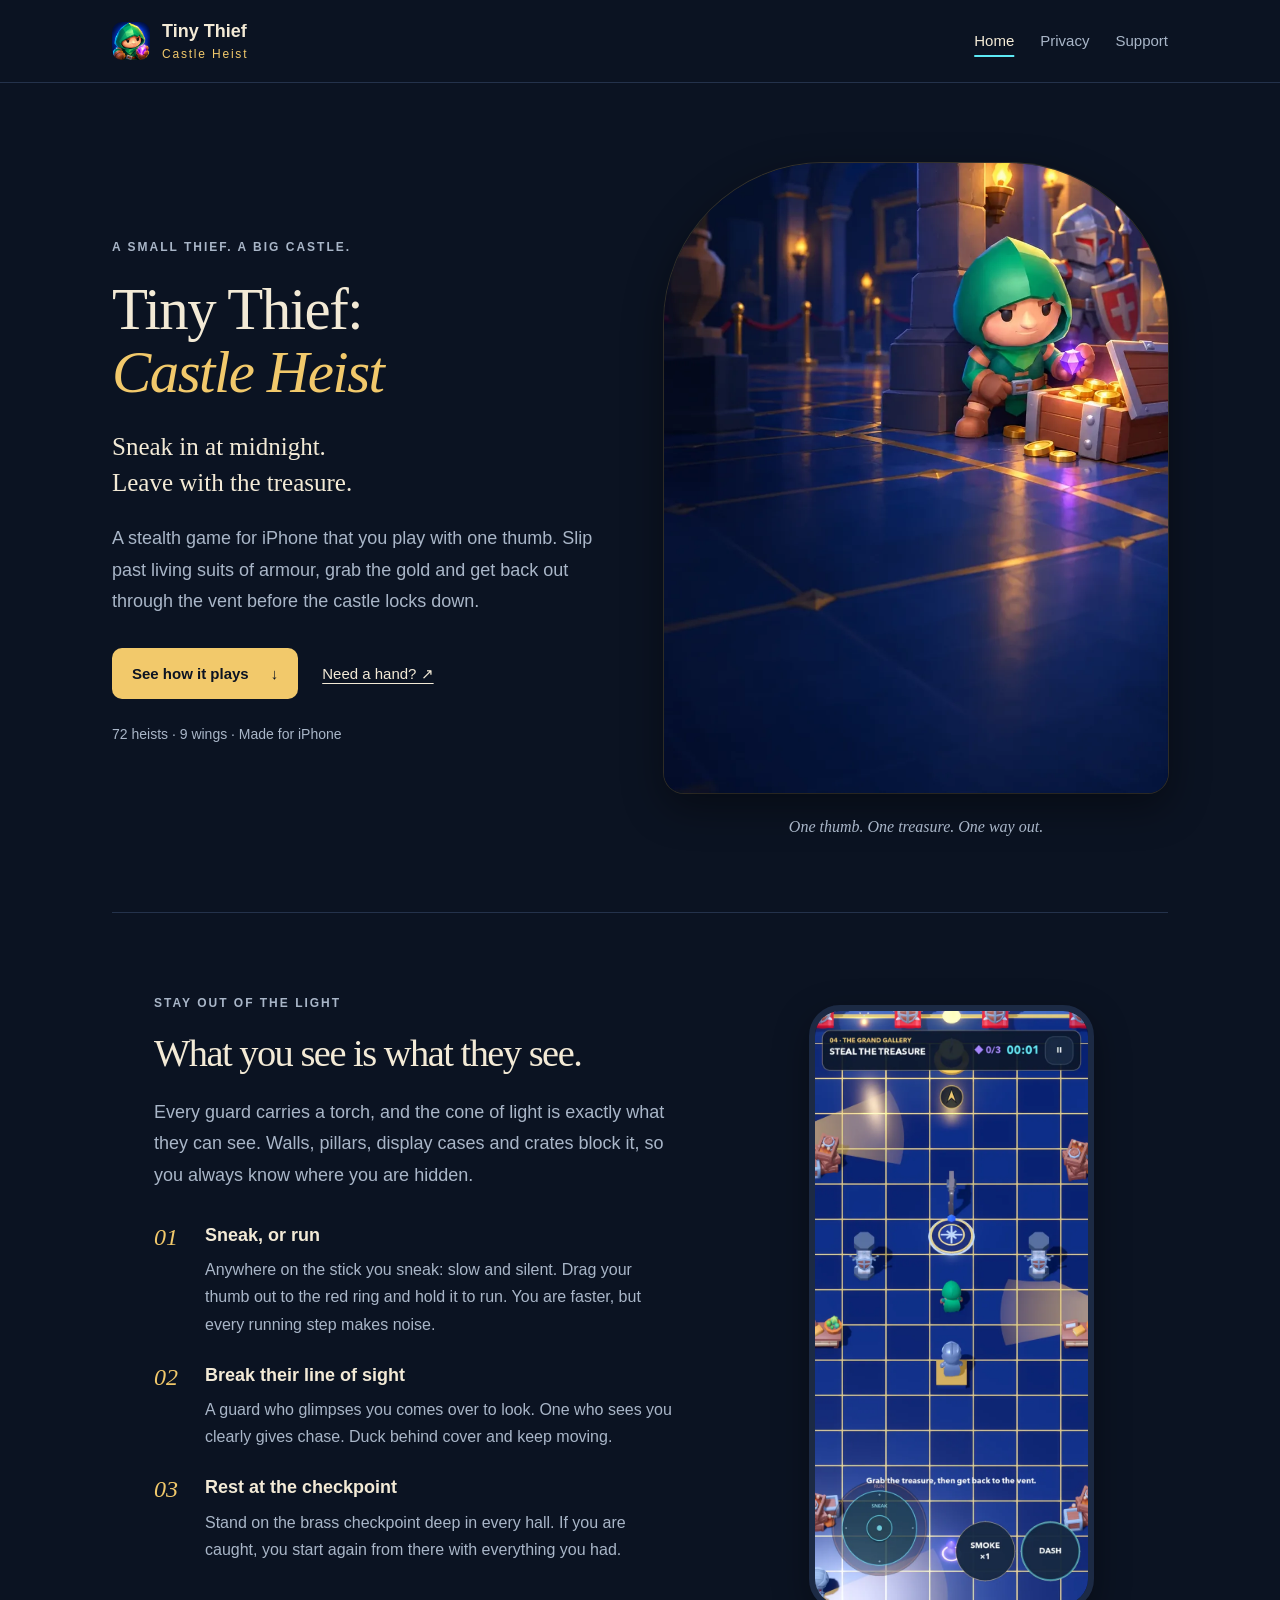
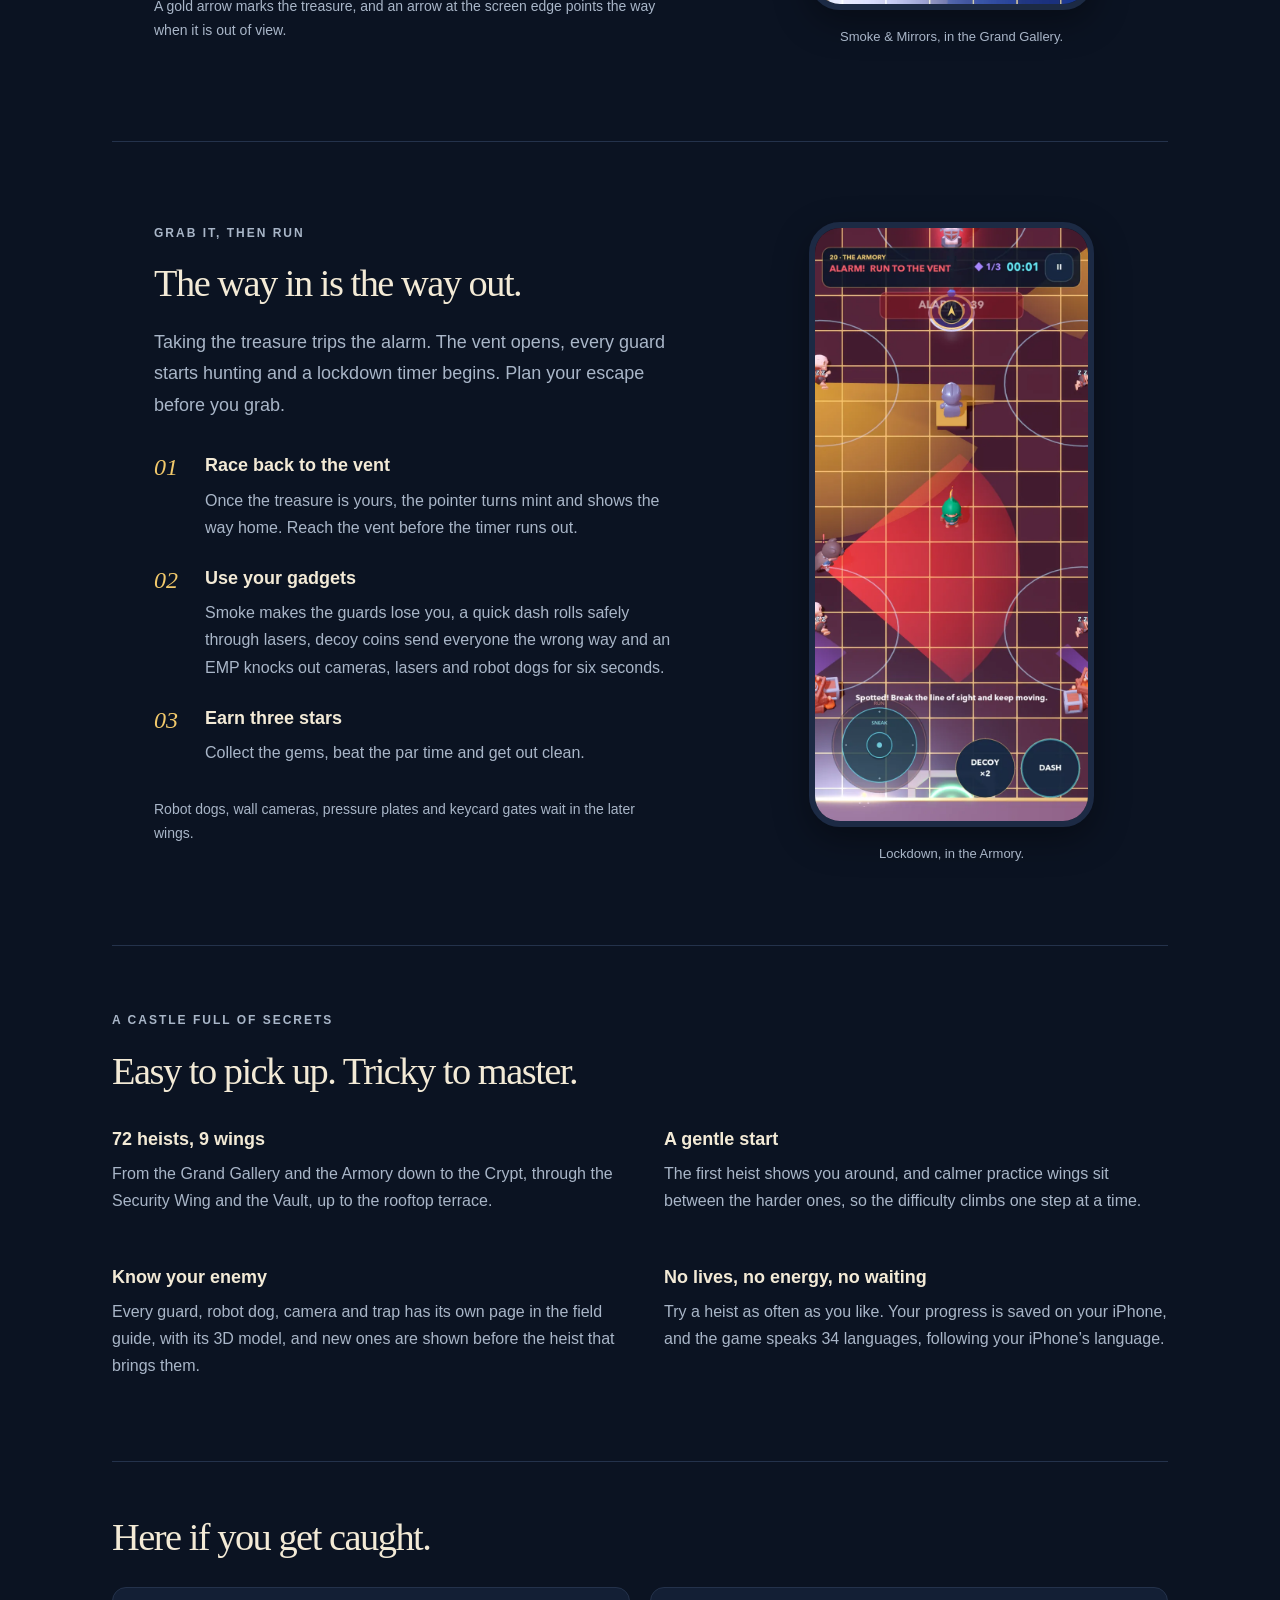
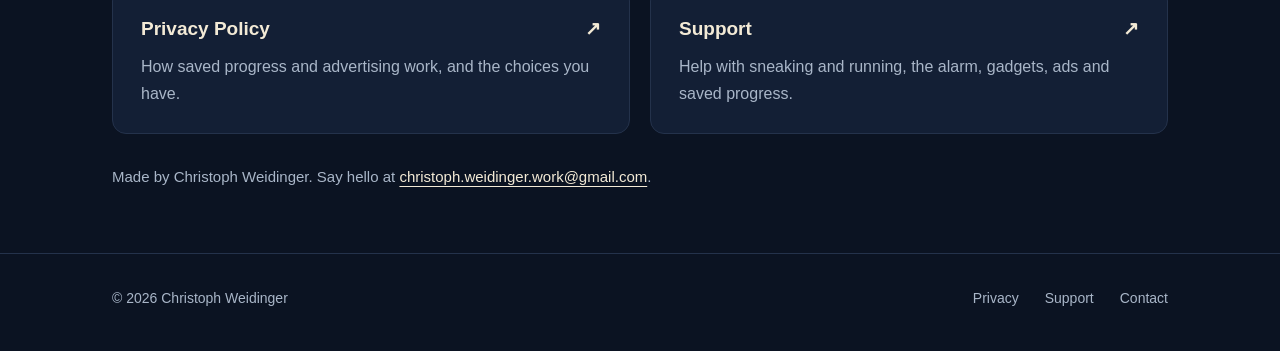
<file: index.html>
<!doctype html>
<html lang="en">
<head>
<meta charset="utf-8">
<meta name="viewport" content="width=device-width, initial-scale=1">
<title>Tiny Thief: Castle Heist</title>
<meta name="description" content="A one-thumb stealth game for iPhone. Sneak into the old castle at midnight, grab the treasure and slip back out through the vent. 72 heists in 9 wings.">
<meta name="theme-color" content="#0b1322">
<meta property="og:title" content="Tiny Thief: Castle Heist">
<meta property="og:description" content="A one-thumb stealth game for iPhone. Sneak into the old castle at midnight, grab the treasure and slip back out through the vent. 72 heists in 9 wings.">
<meta property="og:type" content="website">
<meta property="og:image" content="https://weidinger-c.github.io/Tiny-Thief-Castle-Heist-App/icon.png">
<meta name="twitter:card" content="summary">
<link rel="icon" href="assets/favicon.png" sizes="32x32">
<link rel="apple-touch-icon" href="icon.png">
<link rel="stylesheet" href="style.css">
</head>
<body>
<a class="skip" href="#main">Skip to content</a>
<header class="site"><div class="wrap header-inner">
<a class="brand" href="index.html"><img src="icon.png" width="38" height="38" alt=""><span>Tiny Thief<span class="brand-sub">Castle Heist</span></span></a>
<nav aria-label="Main navigation"><a href="index.html" aria-current="page">Home</a><a href="privacy.html">Privacy</a><a href="support.html">Support</a></nav>
</div></header>
<main id="main"><div class="wrap">
<section class="hero" aria-labelledby="title">
<div class="hero-copy"><p class="eyebrow">A small thief. A big castle.</p>
<h1 id="title">Tiny Thief:<br><em>Castle Heist</em></h1>
<p class="tagline">Sneak in at midnight.<br>Leave with the treasure.</p>
<p class="lede">A stealth game for iPhone that you play with one thumb. Slip past living suits of armour, grab the gold and get back out through the vent before the castle locks down.</p>
<div class="actions"><a class="button" href="#the-heist">See how it plays <span aria-hidden="true">↓</span></a><a class="text-link" href="support.html">Need a hand? ↗</a></div>
<p class="hero-note">72 heists · 9 wings · Made for iPhone</p></div>
<figure class="hero-art"><img src="assets/castle.webp" width="900" height="1599" alt="A small hooded thief crouches beside an open treasure chest in a torch-lit castle hall while a knight in armour stands guard behind." fetchpriority="high"><figcaption>One thumb. One treasure. One way out.</figcaption></figure>
</section>
<section class="journey" id="the-heist" aria-labelledby="heist-title">
<div class="journey-copy"><p class="eyebrow">Stay out of the light</p><h2 id="heist-title">What you see is what they see.</h2><p class="lede">Every guard carries a torch, and the cone of light is exactly what they can see. Walls, pillars, display cases and crates block it, so you always know where you are hidden.</p>
<ol class="steps"><li><h3>Sneak, or run</h3><p>Anywhere on the stick you sneak: slow and silent. Drag your thumb out to the red ring and hold it to run. You are faster, but every running step makes noise.</p></li><li><h3>Break their line of sight</h3><p>A guard who glimpses you comes over to look. One who sees you clearly gives chase. Duck behind cover and keep moving.</p></li><li><h3>Rest at the checkpoint</h3><p>Stand on the brass checkpoint deep in every hall. If you are caught, you start again from there with everything you had.</p></li></ol>
<p class="small-note">A gold arrow marks the treasure, and an arrow at the screen edge points the way when it is out of view.</p></div>
<figure class="phone"><img src="assets/sneak.webp" width="700" height="1522" alt="Actual gameplay: the green-hooded thief sneaks between display cases while a guard's torchlight sweeps the hall." loading="lazy"><figcaption>Smoke & Mirrors, in the Grand Gallery.</figcaption></figure>
</section>
<section class="journey" aria-labelledby="alarm-title">
<div class="journey-copy"><p class="eyebrow">Grab it, then run</p><h2 id="alarm-title">The way in is the way out.</h2><p class="lede">Taking the treasure trips the alarm. The vent opens, every guard starts hunting and a lockdown timer begins. Plan your escape before you grab.</p>
<ol class="steps"><li><h3>Race back to the vent</h3><p>Once the treasure is yours, the pointer turns mint and shows the way home. Reach the vent before the timer runs out.</p></li><li><h3>Use your gadgets</h3><p>Smoke makes the guards lose you, a quick dash rolls safely through lasers, decoy coins send everyone the wrong way and an EMP knocks out cameras, lasers and robot dogs for six seconds.</p></li><li><h3>Earn three stars</h3><p>Collect the gems, beat the par time and get out clean.</p></li></ol>
<p class="small-note">Robot dogs, wall cameras, pressure plates and keycard gates wait in the later wings.</p></div>
<figure class="phone"><img src="assets/alarm.webp" width="700" height="1522" alt="Actual gameplay: the alarm is sounding, the hall glows red and the thief runs for the vent with the treasure." loading="lazy"><figcaption>Lockdown, in the Armory.</figcaption></figure>
</section>
<section class="river-notes" aria-labelledby="more-title"><p class="eyebrow">A castle full of secrets</p><h2 id="more-title">Easy to pick up. Tricky to master.</h2><div class="notes-grid"><div><h3>72 heists, 9 wings</h3><p>From the Grand Gallery and the Armory down to the Crypt, through the Security Wing and the Vault, up to the rooftop terrace.</p></div><div><h3>A gentle start</h3><p>The first heist shows you around, and calmer practice wings sit between the harder ones, so the difficulty climbs one step at a time.</p></div><div><h3>Know your enemy</h3><p>Every guard, robot dog, camera and trap has its own page in the field guide, with its 3D model, and new ones are shown before the heist that brings them.</p></div><div><h3>No lives, no energy, no waiting</h3><p>Try a heist as often as you like. Your progress is saved on your iPhone, and the game speaks 34 languages, following your iPhone’s language.</p></div></div></section>
<section class="help-section" aria-labelledby="help-title"><h2 id="help-title">Here if you get caught.</h2><div class="link-tiles"><a class="tile" href="privacy.html"><span class="tile-title">Privacy Policy <span aria-hidden="true">↗</span></span><p>How saved progress and advertising work, and the choices you have.</p></a><a class="tile" href="support.html"><span class="tile-title">Support <span aria-hidden="true">↗</span></span><p>Help with sneaking and running, the alarm, gadgets, ads and saved progress.</p></a></div><p class="maker">Made by Christoph Weidinger. Say hello at <a href="mailto:christoph.weidinger.work@gmail.com">christoph.weidinger.work@gmail.com</a>.</p></section>
</div></main>
<footer class="site"><div class="wrap footer-inner"><span>© 2026 Christoph Weidinger</span><nav aria-label="Footer"><a href="privacy.html">Privacy</a><a href="support.html">Support</a><a href="mailto:christoph.weidinger.work@gmail.com">Contact</a></nav></div></footer>
</body></html>
</file>
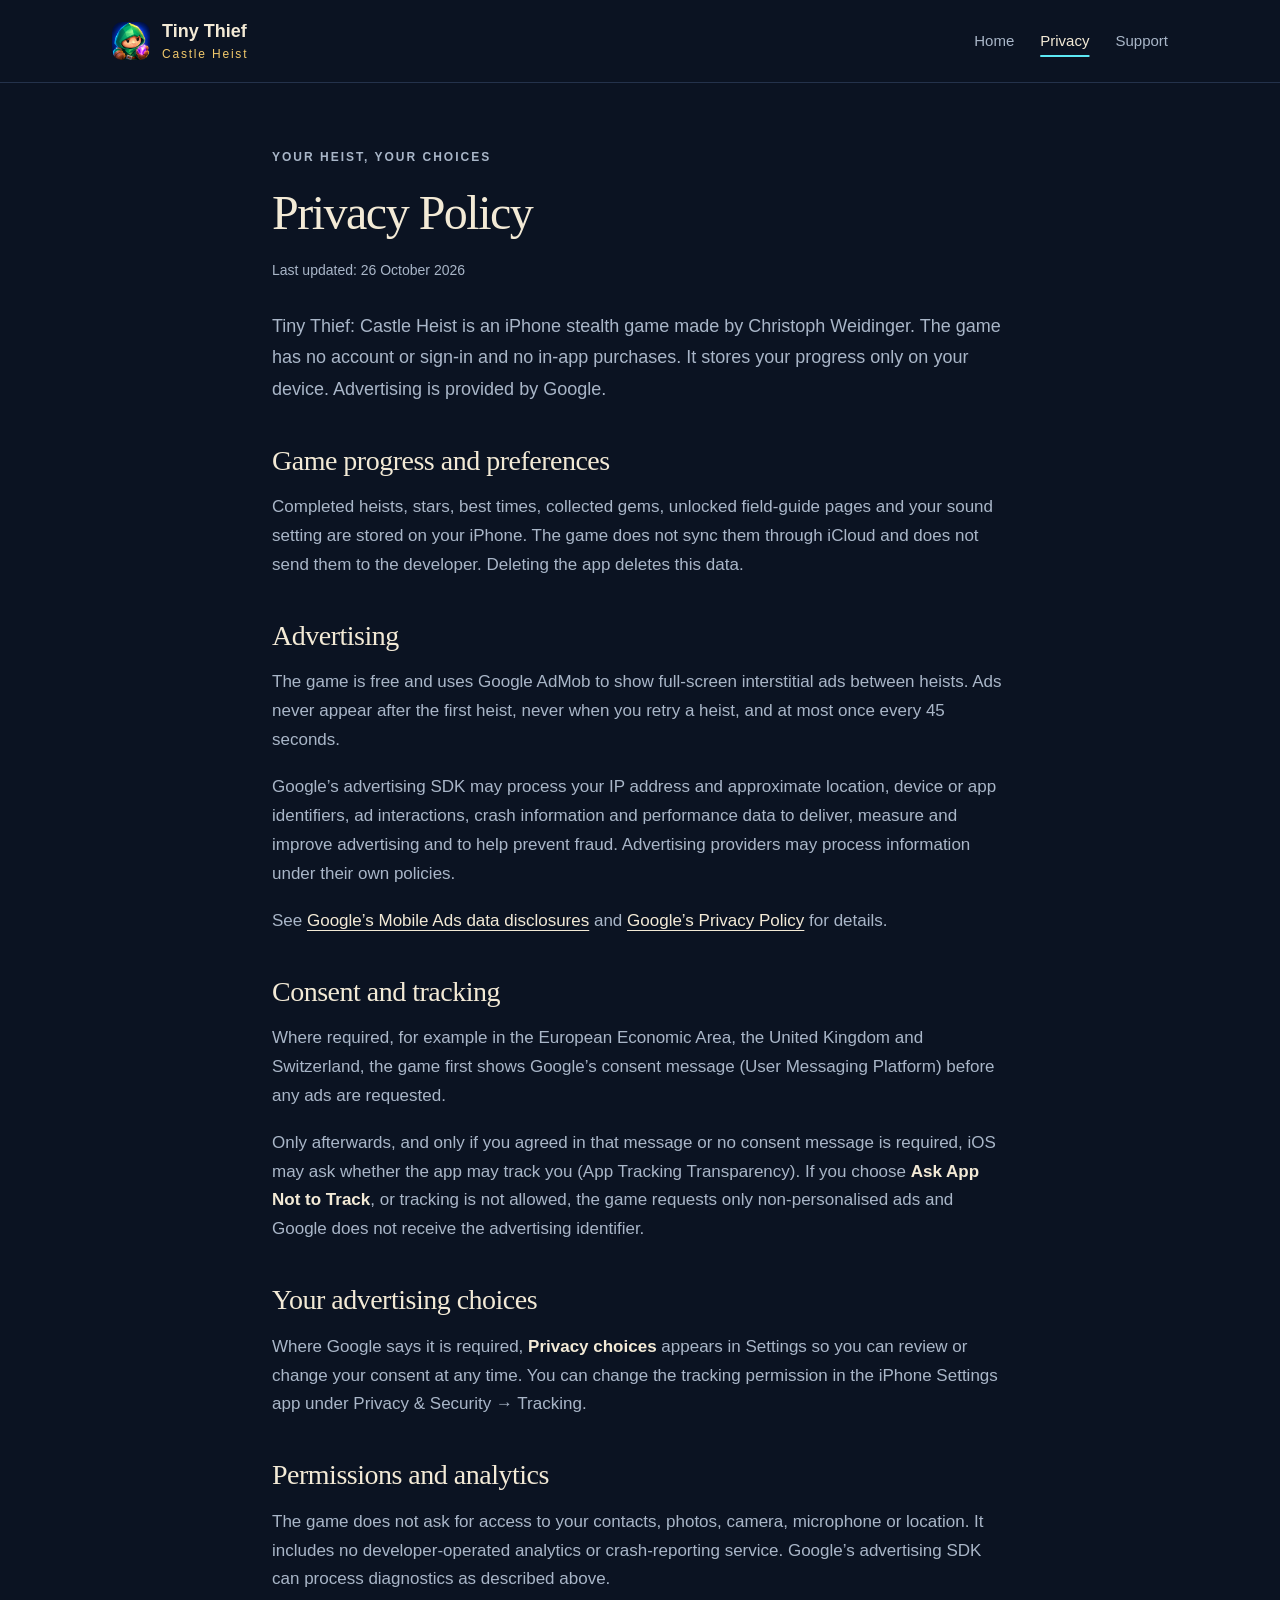
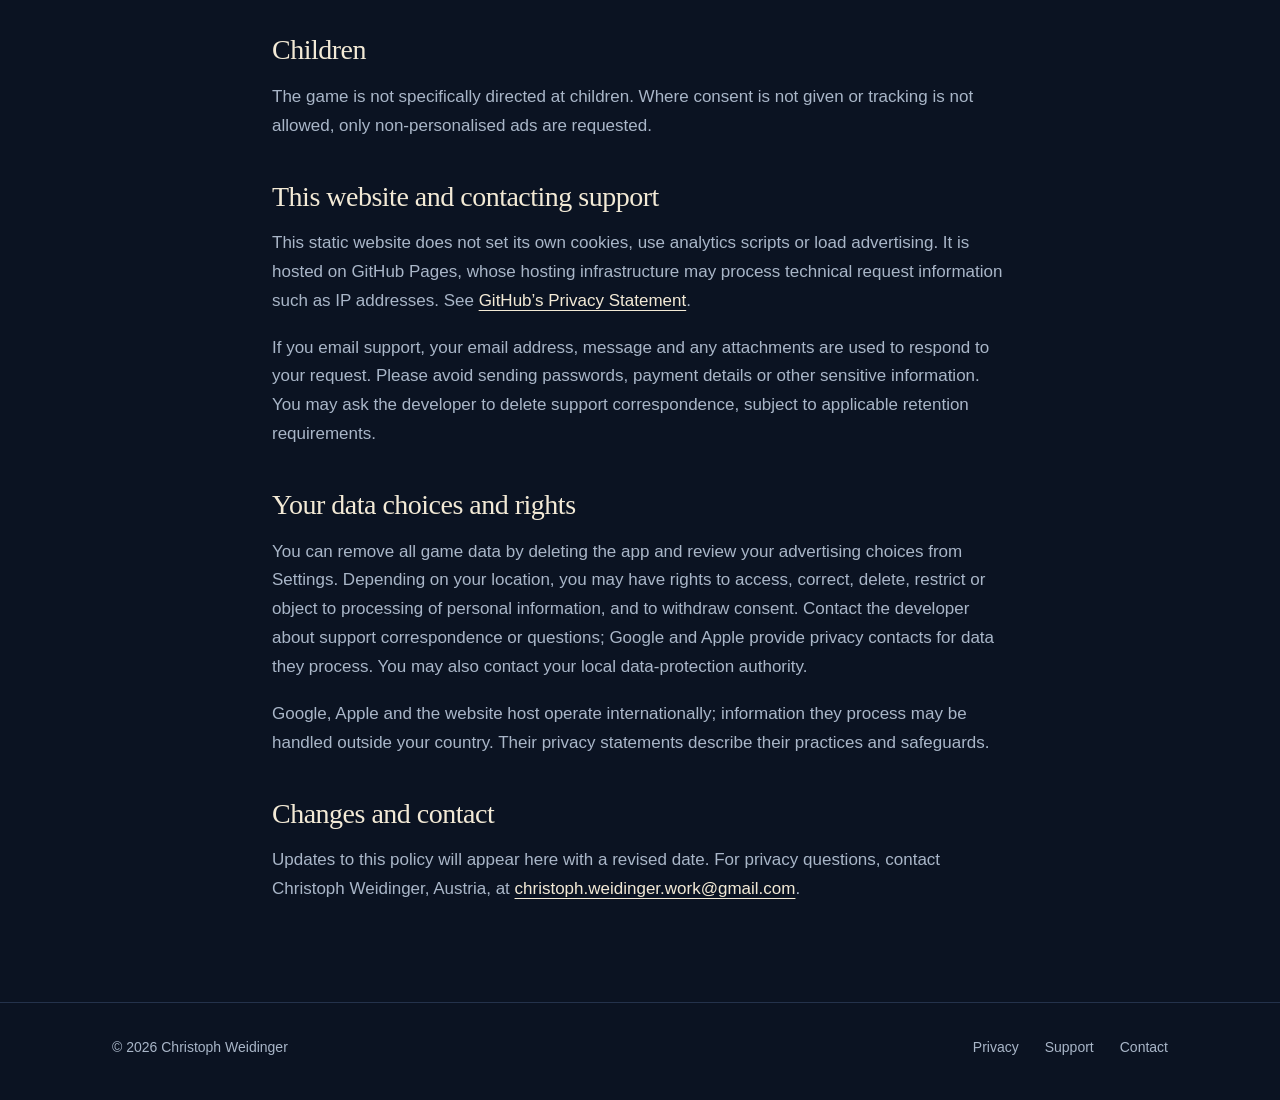
<file: privacy.html>
<!doctype html>
<html lang="en">
<head>
<meta charset="utf-8">
<meta name="viewport" content="width=device-width, initial-scale=1">
<title>Privacy Policy — Tiny Thief: Castle Heist</title>
<meta name="description" content="Privacy information for Tiny Thief: Castle Heist, including local saves, Google AdMob, consent and App Tracking Transparency.">
<meta name="theme-color" content="#0b1322">
<meta property="og:title" content="Privacy Policy — Tiny Thief: Castle Heist">
<meta property="og:description" content="Privacy information for Tiny Thief: Castle Heist, including local saves, Google AdMob, consent and App Tracking Transparency.">
<meta property="og:type" content="website">
<meta property="og:image" content="https://weidinger-c.github.io/Tiny-Thief-Castle-Heist-App/icon.png">
<meta name="twitter:card" content="summary">
<link rel="icon" href="assets/favicon.png" sizes="32x32">
<link rel="apple-touch-icon" href="icon.png">
<link rel="stylesheet" href="style.css">
</head>
<body>
<a class="skip" href="#main">Skip to content</a>
<header class="site"><div class="wrap header-inner">
<a class="brand" href="index.html"><img src="icon.png" width="38" height="38" alt=""><span>Tiny Thief<span class="brand-sub">Castle Heist</span></span></a>
<nav aria-label="Main navigation"><a href="index.html">Home</a><a href="privacy.html" aria-current="page">Privacy</a><a href="support.html">Support</a></nav>
</div></header>
<main id="main"><article class="wrap document"><p class="eyebrow">Your heist, your choices</p><h1>Privacy Policy</h1><p class="updated">Last updated: 26 October 2026</p>
<p class="lede">Tiny Thief: Castle Heist is an iPhone stealth game made by Christoph Weidinger. The game has no account or sign-in and no in-app purchases. It stores your progress only on your device. Advertising is provided by Google.</p>
<h2>Game progress and preferences</h2><p>Completed heists, stars, best times, collected gems, unlocked field-guide pages and your sound setting are stored on your iPhone. The game does not sync them through iCloud and does not send them to the developer. Deleting the app deletes this data.</p>
<h2>Advertising</h2><p>The game is free and uses Google AdMob to show full-screen interstitial ads between heists. Ads never appear after the first heist, never when you retry a heist, and at most once every 45 seconds.</p><p>Google’s advertising SDK may process your IP address and approximate location, device or app identifiers, ad interactions, crash information and performance data to deliver, measure and improve advertising and to help prevent fraud. Advertising providers may process information under their own policies.</p><p>See <a href="https://developers.google.com/admob/ios/privacy/data-disclosure">Google’s Mobile Ads data disclosures</a> and <a href="https://policies.google.com/privacy">Google’s Privacy Policy</a> for details.</p>
<h2>Consent and tracking</h2><p>Where required, for example in the European Economic Area, the United Kingdom and Switzerland, the game first shows Google’s consent message (User Messaging Platform) before any ads are requested.</p><p>Only afterwards, and only if you agreed in that message or no consent message is required, iOS may ask whether the app may track you (App Tracking Transparency). If you choose <strong>Ask App Not to Track</strong>, or tracking is not allowed, the game requests only non-personalised ads and Google does not receive the advertising identifier.</p>
<h2>Your advertising choices</h2><p>Where Google says it is required, <strong>Privacy choices</strong> appears in Settings so you can review or change your consent at any time. You can change the tracking permission in the iPhone Settings app under Privacy &amp; Security → Tracking.</p>
<h2>Permissions and analytics</h2><p>The game does not ask for access to your contacts, photos, camera, microphone or location. It includes no developer-operated analytics or crash-reporting service. Google’s advertising SDK can process diagnostics as described above.</p>
<h2>Children</h2><p>The game is not specifically directed at children. Where consent is not given or tracking is not allowed, only non-personalised ads are requested.</p>
<h2>This website and contacting support</h2><p>This static website does not set its own cookies, use analytics scripts or load advertising. It is hosted on GitHub Pages, whose hosting infrastructure may process technical request information such as IP addresses. See <a href="https://docs.github.com/en/site-policy/privacy-policies/github-general-privacy-statement">GitHub’s Privacy Statement</a>.</p><p>If you email support, your email address, message and any attachments are used to respond to your request. Please avoid sending passwords, payment details or other sensitive information. You may ask the developer to delete support correspondence, subject to applicable retention requirements.</p>
<h2>Your data choices and rights</h2><p>You can remove all game data by deleting the app and review your advertising choices from Settings. Depending on your location, you may have rights to access, correct, delete, restrict or object to processing of personal information, and to withdraw consent. Contact the developer about support correspondence or questions; Google and Apple provide privacy contacts for data they process. You may also contact your local data-protection authority.</p><p>Google, Apple and the website host operate internationally; information they process may be handled outside your country. Their privacy statements describe their practices and safeguards.</p>
<h2>Changes and contact</h2><p>Updates to this policy will appear here with a revised date. For privacy questions, contact Christoph Weidinger, Austria, at <a href="mailto:christoph.weidinger.work@gmail.com">christoph.weidinger.work@gmail.com</a>.</p></article></main>
<footer class="site"><div class="wrap footer-inner"><span>© 2026 Christoph Weidinger</span><nav aria-label="Footer"><a href="privacy.html">Privacy</a><a href="support.html">Support</a><a href="mailto:christoph.weidinger.work@gmail.com">Contact</a></nav></div></footer>
</body></html>
</file>
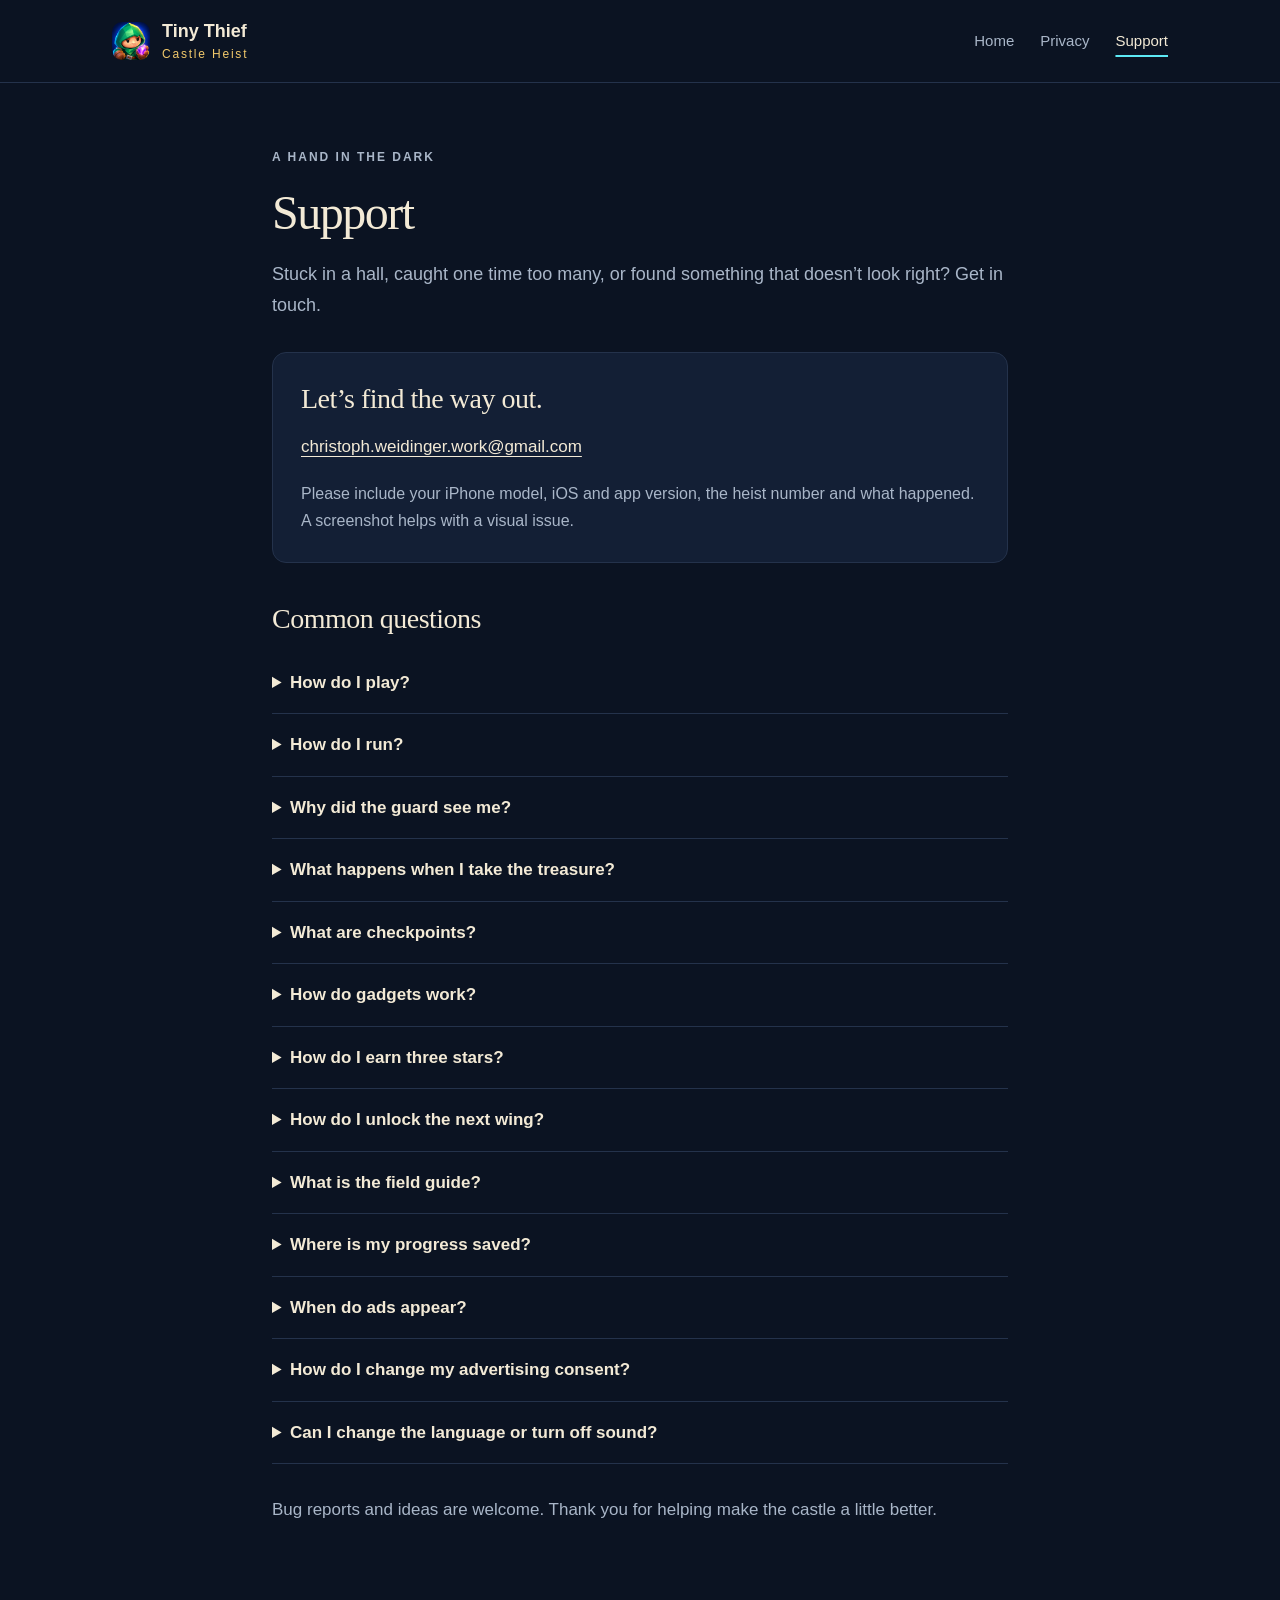
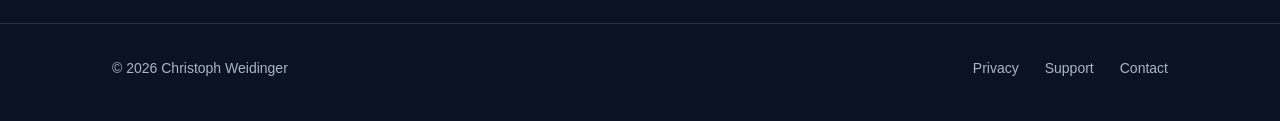
<file: support.html>
<!doctype html>
<html lang="en">
<head>
<meta charset="utf-8">
<meta name="viewport" content="width=device-width, initial-scale=1">
<title>Support — Tiny Thief: Castle Heist</title>
<meta name="description" content="Help with Tiny Thief: Castle Heist: sneaking and running, guards, the alarm, gadgets, saved progress, ads and privacy choices.">
<meta name="theme-color" content="#0b1322">
<meta property="og:title" content="Support — Tiny Thief: Castle Heist">
<meta property="og:description" content="Help with Tiny Thief: Castle Heist: sneaking and running, guards, the alarm, gadgets, saved progress, ads and privacy choices.">
<meta property="og:type" content="website">
<meta property="og:image" content="https://weidinger-c.github.io/Tiny-Thief-Castle-Heist-App/icon.png">
<meta name="twitter:card" content="summary">
<link rel="icon" href="assets/favicon.png" sizes="32x32">
<link rel="apple-touch-icon" href="icon.png">
<link rel="stylesheet" href="style.css">
</head>
<body>
<a class="skip" href="#main">Skip to content</a>
<header class="site"><div class="wrap header-inner">
<a class="brand" href="index.html"><img src="icon.png" width="38" height="38" alt=""><span>Tiny Thief<span class="brand-sub">Castle Heist</span></span></a>
<nav aria-label="Main navigation"><a href="index.html">Home</a><a href="privacy.html">Privacy</a><a href="support.html" aria-current="page">Support</a></nav>
</div></header>
<main id="main"><article class="wrap document"><p class="eyebrow">A hand in the dark</p><h1>Support</h1><p class="lede">Stuck in a hall, caught one time too many, or found something that doesn’t look right? Get in touch.</p><div class="contact-card"><h2>Let’s find the way out.</h2><p><a href="mailto:christoph.weidinger.work@gmail.com?subject=Tiny%20Thief%3A%20Castle%20Heist%20support">christoph.weidinger.work@gmail.com</a></p><p>Please include your iPhone model, iOS and app version, the heist number and what happened. A screenshot helps with a visual issue.</p></div><h2>Common questions</h2>
<details><summary>How do I play?</summary><p>Move with the stick in the lower part of the screen. Find the treasure, marked by a floating gold arrow, take it, and get back out through the vent where you came in. If the treasure is off screen, an arrow at the edge of the screen points towards it.</p></details>
<details><summary>How do I run?</summary><p>Anywhere inside the stick you sneak, slowly and silently. Drag your thumb out to the red ring around the stick and hold it there to run. Running is faster but noisy: guards and sleepers nearby hear you.</p></details>
<details><summary>Why did the guard see me?</summary><p>A guard sees exactly what the torch cone lights up. Walls, pillars, display cases and crates block the light, so stay behind them. If a guard only glimpses you, they come over to look; if they see you clearly, they chase you. Sentries stand still but sweep a beam across the hall and call the guards when it touches you.</p></details>
<details><summary>What happens when I take the treasure?</summary><p>In most heists, grabbing the treasure trips the alarm. Every guard starts hunting and a timer shows how long you have before the castle locks down. The edge arrow turns mint and points back to the vent. Reach it before the timer runs out.</p></details>
<details><summary>What are checkpoints?</summary><p>Each hall has a brass checkpoint. Walk over it to light it. If you are caught afterwards, you restart from there instead of from the vent.</p></details>
<details><summary>How do gadgets work?</summary><p>Gadget buttons appear when a heist gives you some. Smoke makes guards lose you for five seconds, Dash rolls you quickly forward and safely through lasers, a Decoy coin draws everyone in earshot to where it lands, and EMP switches cameras, lasers and robot dogs off for six seconds. Smoke, Decoy and EMP show how many you have left; Dash recharges after each use.</p></details>
<details><summary>How do I earn three stars?</summary><p>Escape with the treasure, collect every gem in the heist and finish within the par time. You can replay any unlocked heist to improve.</p></details>
<details><summary>How do I unlock the next wing?</summary><p>There are 72 heists in 9 wings. Finishing a heist unlocks the next one, and finishing the last heist of a wing opens the next wing. Completed heists can be replayed at any time.</p></details>
<details><summary>What is the field guide?</summary><p>The Field Guide, on the home screen and in the pause menu, has a page for every guard, gadget and trap, with its 3D model and a short description. Before a heist that brings something new, its pages are shown to you first.</p></details>
<details><summary>Where is my progress saved?</summary><p>Your progress is saved only on your iPhone. There is no account and no iCloud sync. Deleting the app deletes your progress; moving to a new iPhone with a full device backup or transfer usually keeps it.</p></details>
<details><summary>When do ads appear?</summary><p>Between heists, never after the first one, never when you retry and at most once every 45 seconds. There are no purchases in the game.</p></details>
<details><summary>How do I change my advertising consent?</summary><p>Where Google says it is required, Privacy choices appears in Settings. Open it to review or change your choices. App tracking can be changed in the iPhone Settings app under Privacy &amp; Security → Tracking. See the <a href="privacy.html">Privacy Policy</a> for details.</p></details>
<details><summary>Can I change the language or turn off sound?</summary><p>The game follows your iPhone’s language and supports 34 languages. To use a different language for this game only, open the iPhone Settings app, choose Apps → Tiny Thief → Language. Sound can be turned on or off in the game’s Settings.</p></details>
<p class="support-end">Bug reports and ideas are welcome. Thank you for helping make the castle a little better.</p></article></main>
<footer class="site"><div class="wrap footer-inner"><span>© 2026 Christoph Weidinger</span><nav aria-label="Footer"><a href="privacy.html">Privacy</a><a href="support.html">Support</a><a href="mailto:christoph.weidinger.work@gmail.com">Contact</a></nav></div></footer>
</body></html>
</file>
<file: style.css>
:root{--paper:#0b1322;--card:#131f35;--ink:#f3ead6;--muted:#a9b6c8;--line:#24324b;--water:#5de9f5;--gold:#f2c96b;--max:1120px;color-scheme:dark}
*{box-sizing:border-box}html{scroll-behavior:smooth;scroll-padding-top:32px;-webkit-text-size-adjust:100%}body{margin:0;background:var(--paper);color:var(--ink);font:17px/1.7 -apple-system,BlinkMacSystemFont,"Segoe UI",sans-serif;-webkit-font-smoothing:antialiased}img{max-width:100%;height:auto;display:block}a{color:var(--ink);text-underline-offset:4px}a:hover{color:var(--water)}a:focus-visible,summary:focus-visible{outline:3px solid var(--water);outline-offset:6px;border-radius:4px}.wrap{max-width:var(--max);margin:auto;padding:0 32px}.skip{position:fixed;top:-100px;left:16px;padding:12px 20px;background:var(--card);z-index:10}.skip:focus{top:12px}.site{border-bottom:1px solid var(--line)}.header-inner{display:flex;align-items:center;justify-content:space-between;gap:24px;padding-top:20px;padding-bottom:20px}.brand{display:flex;gap:12px;align-items:center;text-decoration:none;line-height:1.25;font-weight:650;font-size:18px}.brand img{border-radius:10px}.brand-sub{display:block;font-size:12px;font-weight:500;letter-spacing:1.8px;margin-top:4px;color:var(--gold)}nav{display:flex;gap:26px;flex-wrap:wrap}nav a{text-decoration:none;color:var(--muted);font-size:15px;padding:8px 0}nav a[aria-current]{color:var(--ink);text-decoration:underline;text-decoration-color:var(--water);text-decoration-thickness:2px;text-underline-offset:9px}.hero{display:grid;grid-template-columns:1fr 1fr;gap:48px;align-items:center;padding:80px 0 72px}.eyebrow{font-size:12px;font-weight:650;letter-spacing:2px;text-transform:uppercase;color:var(--muted);margin:0 0 20px}h1,h2{font-family:Georgia,"Times New Roman",serif;font-weight:400;line-height:1.08;letter-spacing:-1.5px}h1{font-size:clamp(40px,4.6vw,59px);margin:0 0 24px}h1 em{font-weight:400;font-style:italic;color:var(--gold)}h2{font-size:clamp(32px,3vw,42px);margin:0 0 22px}h3{font-size:18px;line-height:1.4;margin:0 0 8px;font-weight:650}p{margin:0 0 18px}.tagline{font-family:Georgia,serif;font-size:25px;line-height:1.45;margin-bottom:22px}.lede{font-size:18px;color:var(--muted);line-height:1.75}.actions{display:flex;gap:24px;align-items:center;flex-wrap:wrap;margin:30px 0 24px}.button{display:inline-flex;align-items:center;gap:22px;background:var(--gold);color:#0b1322;padding:13px 20px;border-radius:10px;text-decoration:none;font-size:15px;font-weight:600;min-height:48px}.button:hover{background:#ffdc8a;color:#0b1322}.text-link{font-size:15px}.hero-note,.small-note{font-size:14px;color:var(--muted)}figure{margin:0}.hero-art img{aspect-ratio:4/5;object-fit:cover;object-position:50% 18%;border-radius:160px 160px 20px 20px;box-shadow:0 14px 40px #00000066,0 0 0 1px #f2c96b33}.hero-art figcaption{font-family:Georgia,serif;font-style:italic;text-align:center;color:var(--muted);font-size:16px;margin-top:20px}.journey{border-top:1px solid var(--line);padding:80px 42px;display:grid;grid-template-columns:1.2fr .8fr;gap:100px;align-items:center}.steps{list-style:none;counter-reset:steps;padding:0;margin:32px 0}.steps li{counter-increment:steps;position:relative;padding-left:51px;margin:0 0 25px}.steps li:before{content:counter(steps,decimal-leading-zero);position:absolute;left:0;top:1px;font:italic 24px Georgia,serif;color:var(--gold)}.steps p{font-size:16px;color:var(--muted);margin:0}.phone{max-width:285px;justify-self:center}.phone img{border:6px solid #1c2a44;border-radius:31px;box-shadow:0 12px 35px #00000059}.phone figcaption{text-align:center;font-size:13px;color:var(--muted);margin-top:16px}.river-notes{border-top:1px solid var(--line);padding:64px 0}.notes-grid{display:grid;grid-template-columns:repeat(2,minmax(0,1fr));gap:32px 48px;margin-top:35px}.notes-grid p{color:var(--muted);font-size:16px}.help-section{padding:55px 0 64px;border-top:1px solid var(--line)}.link-tiles{display:grid;grid-template-columns:1fr 1fr;gap:20px;margin:28px 0}.tile{display:block;padding:25px 28px;border:1px solid var(--line);background:var(--card);border-radius:14px;text-decoration:none;transition:border-color .2s}.tile:hover{border-color:var(--water)}.tile-title{display:flex;justify-content:space-between;font-size:19px;font-weight:600;margin-bottom:8px}.tile p{font-size:16px;color:var(--muted);margin:0}.maker{font-size:15px;color:var(--muted);margin:30px 0 0}.maker a,.document a{overflow-wrap:anywhere}footer.site{border-top:1px solid var(--line);border-bottom:0}.footer-inner{padding-top:25px;padding-bottom:32px;display:flex;justify-content:space-between;align-items:center;gap:16px;color:var(--muted);font-size:14px}.footer-inner nav a{font-size:14px}.document{max-width:800px;padding-top:64px;padding-bottom:80px}.document h1{font-size:48px;margin-bottom:20px}.document h2{font:400 28px/1.3 Georgia,serif;letter-spacing:-.5px;margin:38px 0 14px}.document p{color:var(--muted)}.document strong{color:var(--ink)}.updated{font-size:14px;margin-bottom:28px}.contact-card{background:var(--card);border:1px solid var(--line);padding:28px;border-radius:14px;margin:30px 0}.contact-card h2{margin:0 0 16px}.contact-card p:last-child{margin-bottom:0;font-size:16px}details{border-bottom:1px solid var(--line);padding:18px 0}summary{cursor:pointer;font-weight:600;line-height:1.5;padding-right:8px}details p{margin:14px 0 4px;font-size:16px}.support-end{margin-top:32px}
@media(max-width:850px){.hero{gap:30px;padding-top:55px}.journey{padding:60px 0;gap:50px}.actions{gap:18px}.notes-grid{gap:24px}.hero-art img{aspect-ratio:3/5}}
@media(max-width:620px){.wrap{padding-left:22px;padding-right:22px}.header-inner{flex-wrap:wrap;gap:12px;padding-top:16px;padding-bottom:16px}nav{gap:24px}.header-inner nav{width:100%;justify-content:space-between;border-top:1px solid var(--line);padding-top:8px}.hero{grid-template-columns:1fr;padding:40px 0;gap:30px}.hero-copy{max-width:460px}h1{font-size:46px}.hero-art img{aspect-ratio:5/4;border-radius:100px 100px 16px 16px}.hero-art figcaption{margin-top:12px}.eyebrow{font-size:11px;letter-spacing:1.6px}.journey{grid-template-columns:1fr;padding:44px 0;gap:25px}.phone{width:260px;max-width:100%}.notes-grid{grid-template-columns:1fr;gap:18px}.river-notes{padding:40px 0}.help-section{padding:40px 0}.link-tiles{grid-template-columns:1fr}.footer-inner{flex-direction:column;align-items:flex-start;gap:8px}.document{padding-top:40px;padding-bottom:48px}.document h1{font-size:40px}.contact-card{padding:22px}.hero-note{font-size:13px}.tagline{font-size:24px}}
@media(prefers-reduced-motion:reduce){html{scroll-behavior:auto}*{transition:none!important}}
</file>
